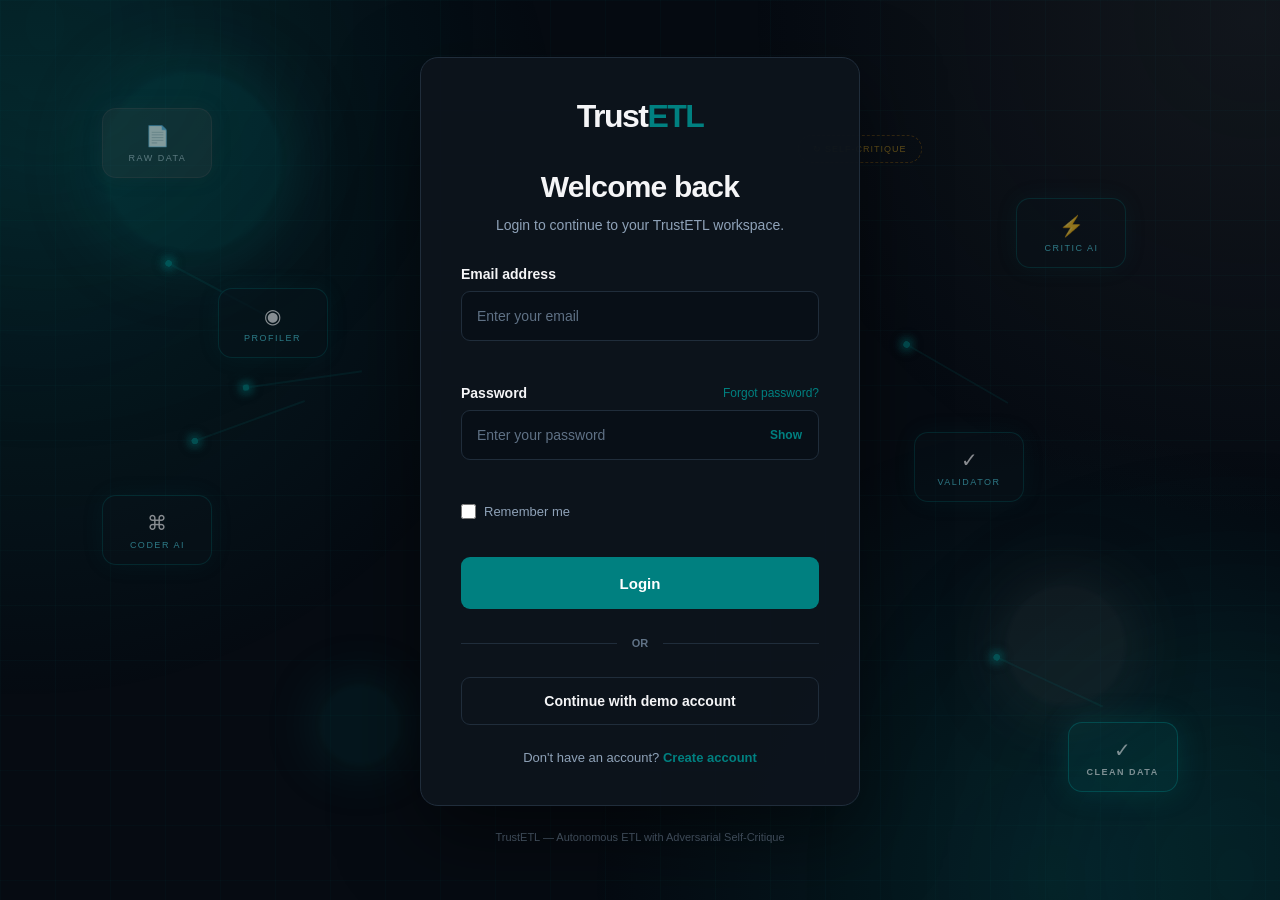
<file: Login.html>
<!DOCTYPE html>
<html lang="en">

<head>
    <meta charset="UTF-8">
    <meta name="viewport" content="width=device-width, initial-scale=1.0">
    <title>TrustETL | Login</title>
    <link rel="stylesheet" href="css/login.css">
</head>


<body>

    <main class="login-page">

    <div class="animated-grid"></div>

<div class="orb orb-1"></div>
<div class="orb orb-2"></div>
<div class="orb orb-3"></div>

<!-- Animated TrustETL Background -->
<div class="etl-animation">

    <div class="etl-node node-data">
        <span>📄</span>
        <small>RAW DATA</small>
    </div>

    <div class="etl-line line-1">
        <i></i><i></i><i></i>
    </div>

    <div class="etl-node node-profile">
        <span>◉</span>
        <small>PROFILER</small>
    </div>

    <div class="etl-line line-2">
        <i></i><i></i><i></i>
    </div>

    <div class="etl-node node-coder">
        <span>⌘</span>
        <small>CODER AI</small>
    </div>

    <div class="etl-line line-3">
        <i></i><i></i><i></i>
    </div>

    <div class="etl-node node-critic">
        <span>⚡</span>
        <small>CRITIC AI</small>
    </div>

    <div class="etl-line line-4">
        <i></i><i></i><i></i>
    </div>

    <div class="etl-node node-validator">
        <span>✓</span>
        <small>VALIDATOR</small>
    </div>

    <div class="etl-line line-5">
        <i></i><i></i><i></i>
    </div>

    <div class="etl-node node-clean">
        <span>✓</span>
        <small>CLEAN DATA</small>
    </div>

    <!-- Critic revision loop -->
    <div class="revision-loop">
        <span>↻ SELF-CRITIQUE</span>
    </div>

</div>

        <!-- Background effects -->

        <div class="background-glow glow-one"></div>
        <div class="background-glow glow-two"></div>


        <!-- Login Card -->

        <section class="login-card">


            <!-- Brand -->

            <div class="login-brand">
                Trust<span>ETL</span>
            </div>


            <!-- Heading -->

            <div class="login-heading">

                <h1>
                    Welcome back
                </h1>

                <p>
                    Login to continue to your TrustETL workspace.
                </p>

            </div>


            <!-- Login Form -->

            <form id="loginForm" novalidate>


                <!-- EMAIL -->

                <div class="form-group">

                    <label for="email">
                        Email address
                    </label>

                    <input
                        type="email"
                        id="email"
                        name="email"
                        placeholder="Enter your email"
                        autocomplete="email"
                        maxlength="100"
                        required
                    >

                    <small
                        class="input-error"
                        id="emailError"
                    ></small>

                </div>



                <!-- PASSWORD -->

                <div class="form-group">

                    <div class="password-label">

                        <label for="password">
                            Password
                        </label>

                        <a
                            href="#"
                            id="forgotPassword"
                        >
                            Forgot password?
                        </a>

                    </div>


                    <div class="password-wrapper">

                        <input
                            type="password"
                            id="password"
                            name="password"
                            placeholder="Enter your password"
                            autocomplete="current-password"
                            minlength="8"
                            maxlength="64"
                            required
                        >

                        <button
                            type="button"
                            class="show-password"
                            id="showPassword"
                        >
                            Show
                        </button>

                    </div>


                    <small
                        class="input-error"
                        id="passwordError"
                    ></small>

                </div>



                <!-- REMEMBER ME -->

                <div class="form-options">

                    <label class="remember-me">

                        <input
                            type="checkbox"
                            id="rememberMe"
                        >

                        <span>
                            Remember me
                        </span>

                    </label>

                </div>



                <!-- GENERAL MESSAGE -->

                <div
                    class="form-message"
                    id="formMessage"
                ></div>



                <!-- LOGIN -->

                <button
                    type="submit"
                    class="login-button"
                    id="loginButton"
                >

                    <span id="loginButtonText">
                        Login
                    </span>

                </button>

            </form>



            <!-- DIVIDER -->

            <div class="divider">

                <span>
                    OR
                </span>

            </div>



            <!-- DEMO LOGIN -->

            <button
                class="demo-button"
                id="demoLogin"
                type="button"
            >

                Continue with demo account

            </button>



            <!-- SIGN UP -->

            <p class="signup-text">

                Don't have an account?

                <a
                    href="Register.html"
                    id="createAccount"
                >
                    Create account
                </a>

            </p>

        </section>



        <!-- FOOTER -->

        <p class="login-footer">

            TrustETL — Autonomous ETL with Adversarial Self-Critique

        </p>

    </main>


    <script src="js/login.js"></script>

</body>

</html>
</file>
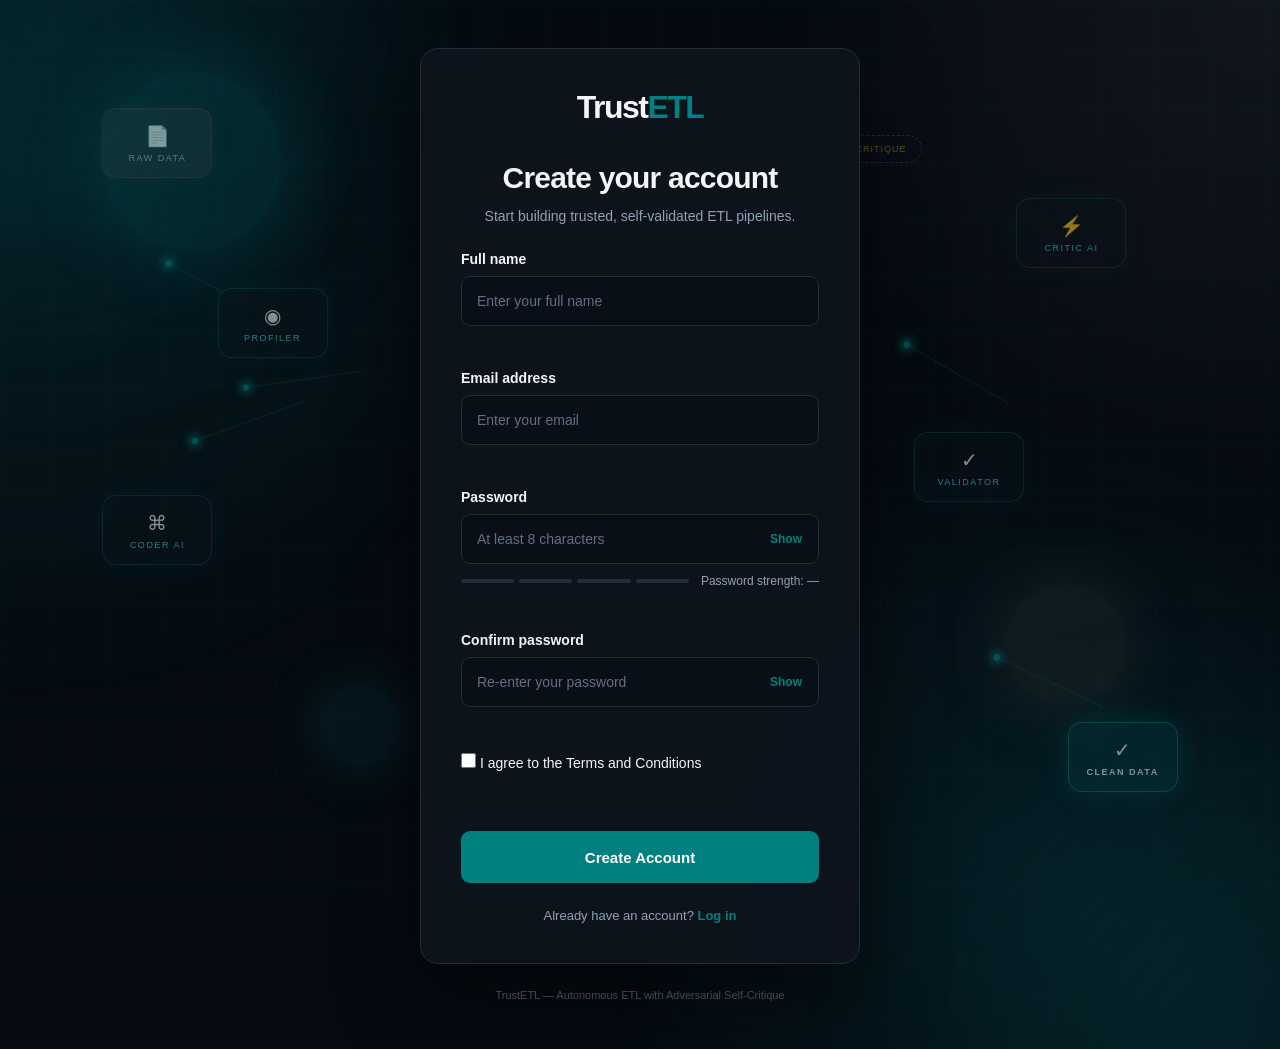
<file: Register.html>
<!DOCTYPE html>
<html lang="en">

<head>

    <meta charset="UTF-8">
    <meta name="viewport" content="width=device-width, initial-scale=1.0">

    <!--
        Backend base URL.
        Leave empty when this page is served by the FastAPI app (same origin),
        e.g. http://localhost:8000/Register.html
        If the page is opened as a file:// URL it falls back to http://localhost:8000.
        To use a different backend, set e.g. content="http://localhost:8000".
    -->
    <meta name="trustetl-api-base" content="">

    <title>TrustETL | Create Account</title>

    <!-- Existing login styles are reused as-is; register.css only adds to them. -->
    <link rel="stylesheet" href="css/login.css">
    <link rel="stylesheet" href="css/register.css">

</head>

<body>

    <main class="login-page register-page">

        <div class="animated-grid"></div>

        <div class="orb orb-1"></div>
        <div class="orb orb-2"></div>
        <div class="orb orb-3"></div>

        <!-- Animated TrustETL Background -->
        <div class="etl-animation" aria-hidden="true">

            <div class="etl-node node-data">
                <span>📄</span>
                <small>RAW DATA</small>
            </div>

            <div class="etl-line line-1"><i></i><i></i><i></i></div>

            <div class="etl-node node-profile">
                <span>◉</span>
                <small>PROFILER</small>
            </div>

            <div class="etl-line line-2"><i></i><i></i><i></i></div>

            <div class="etl-node node-coder">
                <span>⌘</span>
                <small>CODER AI</small>
            </div>

            <div class="etl-line line-3"><i></i><i></i><i></i></div>

            <div class="etl-node node-critic">
                <span>⚡</span>
                <small>CRITIC AI</small>
            </div>

            <div class="etl-line line-4"><i></i><i></i><i></i></div>

            <div class="etl-node node-validator">
                <span>✓</span>
                <small>VALIDATOR</small>
            </div>

            <div class="etl-line line-5"><i></i><i></i><i></i></div>

            <div class="etl-node node-clean">
                <span>✓</span>
                <small>CLEAN DATA</small>
            </div>

            <div class="revision-loop">
                <span>↻ SELF-CRITIQUE</span>
            </div>

        </div>

        <div class="background-glow glow-one"></div>
        <div class="background-glow glow-two"></div>


        <!-- Registration Card -->

        <section class="login-card register-card" aria-labelledby="registerTitle">

            <div class="login-brand">
                Trust<span>ETL</span>
            </div>

            <div class="login-heading">
                <h1 id="registerTitle">Create your account</h1>
                <p>Start building trusted, self-validated ETL pipelines.</p>
            </div>


            <!-- Registration form + login link (hidden after success) -->

            <div id="registerFormArea">

                <form id="registerForm" novalidate>

                    <!-- FULL NAME -->

                    <div class="form-group">

                        <label for="fullName">Full name</label>

                        <input
                            type="text"
                            id="fullName"
                            name="full_name"
                            placeholder="Enter your full name"
                            autocomplete="name"
                            minlength="2"
                            maxlength="100"
                            aria-describedby="fullNameError"
                            required
                        >

                        <small class="input-error" id="fullNameError" role="alert"></small>

                    </div>


                    <!-- EMAIL -->

                    <div class="form-group">

                        <label for="email">Email address</label>

                        <input
                            type="email"
                            id="email"
                            name="email"
                            placeholder="Enter your email"
                            autocomplete="email"
                            maxlength="100"
                            aria-describedby="emailError"
                            required
                        >

                        <small class="input-error" id="emailError" role="alert"></small>

                    </div>


                    <!-- PASSWORD -->

                    <div class="form-group">

                        <label for="password">Password</label>

                        <div class="password-wrapper">

                            <input
                                type="password"
                                id="password"
                                name="password"
                                placeholder="At least 8 characters"
                                autocomplete="new-password"
                                minlength="8"
                                maxlength="64"
                                aria-describedby="passwordStrengthText passwordError"
                                required
                            >

                            <button
                                type="button"
                                class="show-password"
                                id="togglePassword"
                                aria-controls="password"
                                aria-pressed="false"
                                aria-label="Show password"
                            >Show</button>

                        </div>

                        <!-- Password strength indicator -->
                        <div class="strength" id="passwordStrength" data-level="0">
                            <div class="strength-bars" aria-hidden="true">
                                <span></span><span></span><span></span><span></span>
                            </div>
                            <span class="strength-text" id="passwordStrengthText" aria-live="polite">
                                Password strength: —
                            </span>
                        </div>

                        <small class="input-error" id="passwordError" role="alert"></small>

                    </div>


                    <!-- CONFIRM PASSWORD -->

                    <div class="form-group">

                        <label for="confirmPassword">Confirm password</label>

                        <div class="password-wrapper">

                            <input
                                type="password"
                                id="confirmPassword"
                                name="confirm_password"
                                placeholder="Re-enter your password"
                                autocomplete="new-password"
                                maxlength="64"
                                aria-describedby="confirmPasswordError"
                                required
                            >

                            <button
                                type="button"
                                class="show-password"
                                id="toggleConfirmPassword"
                                aria-controls="confirmPassword"
                                aria-pressed="false"
                                aria-label="Show confirm password"
                            >Show</button>

                        </div>

                        <small class="input-error" id="confirmPasswordError" role="alert"></small>

                    </div>


                    <!-- TERMS -->

                    <div class="form-group terms-group">

                        <label class="remember-me terms-label" for="terms">

                            <input
                                type="checkbox"
                                id="terms"
                                name="terms"
                                aria-describedby="termsError"
                                required
                            >

                            <span>I agree to the Terms and Conditions</span>

                        </label>

                        <small class="input-error" id="termsError" role="alert"></small>

                    </div>


                    <!-- GENERAL MESSAGE -->

                    <div
                        class="form-message"
                        id="formMessage"
                        role="status"
                        aria-live="polite"
                    ></div>


                    <!-- SUBMIT -->

                    <button type="submit" class="login-button" id="registerButton">
                        <span id="registerButtonText">Create Account</span>
                    </button>

                </form>


                <p class="signup-text">
                    Already have an account?
                    <a href="Login.html">Log in</a>
                </p>

            </div>


            <!-- Success panel (shown only after the backend confirms creation) -->

            <div class="register-success" id="successPanel" hidden>

                <div class="success-icon" aria-hidden="true">✓</div>

                <h2 id="successTitle" tabindex="-1">Account created</h2>

                <p>
                    Your TrustETL account has been created successfully.
                    You can now log in with your email and password.
                </p>

                <a class="register-success-link" href="Login.html">Go to login</a>

            </div>

        </section>


        <p class="login-footer">
            TrustETL — Autonomous ETL with Adversarial Self-Critique
        </p>

    </main>

    <script src="js/register.js"></script>

</body>

</html>
</file>
<file: css/login.css>
/* =========================================
   TRUSTETL LOGIN PAGE
   ========================================= */


/* RESET */

* {
    margin: 0;
    padding: 0;
    box-sizing: border-box;
}


/* VARIABLES */

:root {

    --background: #060b12;
    --card: #0d141d;
    --input: #080f17;

    --border: #202d3b;

    /* 2. The Blank Slate: Sterile Gray-White */
    --text: #F5F5F7;
    --blank-slate: #F5F5F7;
    --muted: #8fa2b8;

    /* 1. The Clinical Scrub: Antiseptic Teal */
    --accent: #008080;
    --accent-hover: #009e9e;
    --clinical-scrub: #008080;

    /* 3. The Raw Chaos: Muddy Charcoal */
    --raw-chaos: #3C3F41;

    --danger: #ff7777;

}


/* BODY */

body {

    min-height: 100vh;

    background: var(--background);

    color: var(--text);

    font-family:
        Arial,
        Helvetica,
        sans-serif;

}


/* =========================================
   LOGIN PAGE
   ========================================= */

.login-page {

    min-height: 100vh;

    display: flex;

    flex-direction: column;

    align-items: center;

    justify-content: center;

    padding: 40px 20px;

    position: relative;

    overflow: hidden;

}


/* =========================================
   BACKGROUND GLOW
   ========================================= */

.background-glow {

    position: absolute;

    width: 450px;
    height: 450px;

    border-radius: 50%;

    background:
        rgba(0, 128, 128, 0.12);

    filter: blur(110px);

    pointer-events: none;

}


.glow-one {

    top: -200px;

    left: -180px;

}


.glow-two {

    right: -180px;

    bottom: -200px;

}


/* =========================================
   LOGIN CARD
   ========================================= */

.login-card {

    width: 100%;

    max-width: 440px;

    padding: 40px;

    background:
        rgba(13, 20, 29, 0.96);

    border: 1px solid var(--border);

    border-radius: 18px;

    box-shadow:
        0 30px 80px rgba(0, 0, 0, 0.5);

    position: relative;

    z-index: 2;

    animation:
        loginCardAnimation
        0.6s ease
        forwards;

}


@keyframes loginCardAnimation {

    from {

        opacity: 0;

        transform:
            translateY(25px)
            scale(0.98);

    }

    to {

        opacity: 1;

        transform:
            translateY(0)
            scale(1);

    }

}


/* =========================================
   BRAND
   ========================================= */

.login-brand {

    text-align: center;

    font-size: 32px;

    font-weight: 800;

    letter-spacing: -1.5px;

    color: var(--text);

    margin-bottom: 35px;

}


.login-brand span {

    color: var(--accent);

}


/* =========================================
   HEADING
   ========================================= */

.login-heading {

    text-align: center;

    margin-bottom: 30px;

}


.login-heading h1 {

    font-size: 30px;

    letter-spacing: -0.8px;

    margin-bottom: 10px;

}


.login-heading p {

    color: var(--muted);

    font-size: 14px;

    line-height: 1.6;

}


/* =========================================
   FORM
   ========================================= */

.form-group {

    margin-bottom: 21px;

}


.form-group label {

    display: block;

    color: var(--text);

    font-size: 14px;

    font-weight: 600;

    margin-bottom: 9px;

}


/* =========================================
   INPUT
   ========================================= */

.form-group input {

    width: 100%;

    height: 50px;

    padding: 0 15px;

    border: 1px solid var(--border);

    border-radius: 9px;

    outline: none;

    background: var(--input);

    color: var(--text);

    font-size: 14px;

    font-family: inherit;

    transition:
        border-color 0.2s ease,
        box-shadow 0.2s ease;

}


.form-group input::placeholder {

    color: #5f7185;

}


.form-group input:focus {

    border-color: var(--accent);

    box-shadow:
        0 0 0 3px
        rgba(0, 128, 128, 0.20);

}


/* =========================================
   INVALID INPUT
   ========================================= */

.form-group input.invalid {

    border-color: var(--danger);

    box-shadow:
        0 0 0 3px
        rgba(255, 119, 119, 0.07);

}


/* =========================================
   VALID INPUT
   ========================================= */

.form-group input.valid {

    border-color:
        rgba(0, 128, 128, 0.6);

}


/* =========================================
   ERROR MESSAGE
   ========================================= */

.input-error {

    display: block;

    min-height: 17px;

    margin-top: 6px;

    color: var(--danger);

    font-size: 12px;

    line-height: 1.4;

}


/* =========================================
   PASSWORD LABEL
   ========================================= */

.password-label {

    display: flex;

    align-items: center;

    justify-content: space-between;

}


.password-label a {

    color: var(--accent);

    text-decoration: none;

    font-size: 12px;

    margin-bottom: 9px;

}


.password-label a:hover {

    text-decoration: underline;

}


/* =========================================
   PASSWORD
   ========================================= */

.password-wrapper {

    position: relative;

}


.password-wrapper input {

    padding-right: 65px;

}


/* =========================================
   SHOW PASSWORD
   ========================================= */

.show-password {

    position: absolute;

    right: 12px;

    top: 50%;

    transform: translateY(-50%);

    border: none;

    background: transparent;

    color: var(--accent);

    font-size: 12px;

    font-weight: 600;

    cursor: pointer;

    padding: 5px;

}


/* =========================================
   REMEMBER ME
   ========================================= */

.form-options {

    display: flex;

    align-items: center;

    margin-bottom: 8px;

}


.remember-me {

    display: flex;

    align-items: center;

    gap: 8px;

    color: var(--muted);

    font-size: 13px;

    cursor: pointer;

}


.remember-me input {

    width: 15px;

    height: 15px;

    accent-color: var(--accent);

    cursor: pointer;

}


/* =========================================
   GENERAL MESSAGE
   ========================================= */

.form-message {

    min-height: 20px;

    margin-bottom: 10px;

    font-size: 13px;

    text-align: center;

}


.form-message.error {

    color: var(--danger);

}


.form-message.success {

    color: var(--accent);

}


/* =========================================
   LOGIN BUTTON
   ========================================= */

.login-button {

    width: 100%;

    height: 52px;

    border: none;

    border-radius: 9px;

    background: var(--accent);

    color: #ffffff;

    font-size: 15px;

    font-weight: 800;

    cursor: pointer;

    transition:
        transform 0.2s ease,
        background 0.2s ease,
        box-shadow 0.2s ease;

}


.login-button:hover {

    background: var(--accent-hover);

    transform:
        translateY(-2px);

    box-shadow:
        0 10px 30px
        rgba(0, 128, 128, 0.35);

}


.login-button:active {

    transform:
        translateY(0);

}


.login-button.loading {

    opacity: 0.65;

    cursor: not-allowed;

    pointer-events: none;

}


/* =========================================
   DIVIDER
   ========================================= */

.divider {

    display: flex;

    align-items: center;

    gap: 15px;

    margin: 28px 0;

}


.divider::before,
.divider::after {

    content: "";

    height: 1px;

    flex: 1;

    background: var(--border);

}


.divider span {

    color: #607286;

    font-size: 11px;

    font-weight: 700;

}


/* =========================================
   DEMO BUTTON
   ========================================= */

.demo-button {

    width: 100%;

    height: 48px;

    border: 1px solid var(--border);

    border-radius: 9px;

    background: transparent;

    color: var(--text);

    font-size: 14px;

    font-weight: 600;

    cursor: pointer;

    transition:
        background 0.2s ease,
        border-color 0.2s ease;

}


.demo-button:hover {

    background: var(--input);

    border-color:
        rgba(0, 128, 128, 0.5);

}


/* =========================================
   SIGNUP
   ========================================= */

.signup-text {

    text-align: center;

    color: var(--muted);

    font-size: 13px;

    margin-top: 25px;

}


.signup-text a {

    color: var(--accent);

    text-decoration: none;

    font-weight: 600;

}


.signup-text a:hover {

    text-decoration: underline;

}


/* =========================================
   FOOTER
   ========================================= */

.login-footer {

    position: relative;

    z-index: 2;

    color: #526274;

    font-size: 11px;

    text-align: center;

    margin-top: 25px;

    text-align: center;

}


/* =========================================
   MOBILE
   ========================================= */

@media (max-width: 500px) {

    .login-page {

        padding: 25px 15px;

    }


    .login-card {

        padding: 30px 22px;

    }


    .login-brand {

        font-size: 28px;

    }


    .login-heading h1 {

        font-size: 26px;

    }

}

/* =========================================
   TRUSTETL LOGIN - ANIMATED BACKGROUND
   ========================================= */

.login-page {
    position: relative;
    overflow: hidden;
    isolation: isolate;
}

/* Moving gradient background */
.login-page::before {
    content: "";
    position: fixed;
    inset: -30%;
    z-index: -3;
    pointer-events: none;

    background:
        radial-gradient(
            circle at 20% 30%,
            rgba(0, 128, 128, 0.16),
            transparent 28%
        ),
        radial-gradient(
            circle at 80% 20%,
            rgba(60, 63, 65, 0.22),
            transparent 25%
        ),
        radial-gradient(
            circle at 70% 80%,
            rgba(0, 160, 160, 0.12),
            transparent 25%
        );

    animation: backgroundDrift 18s ease-in-out infinite alternate;
}


/* =========================================
   ANIMATED GRID
   ========================================= */

.login-page .animated-grid {
    position: fixed;
    inset: 0;
    z-index: -2;
    pointer-events: none;

    background-image:
        linear-gradient(
            rgba(0, 128, 128, 0.04) 1px,
            transparent 1px
        ),
        linear-gradient(
            90deg,
            rgba(0, 128, 128, 0.04) 1px,
            transparent 1px
        );

    background-size: 55px 55px;

    animation: gridMove 20s linear infinite;
}


/* =========================================
   FLOATING GLOW ORBS
   ========================================= */

.login-page .orb {
    position: fixed;
    border-radius: 50%;
    pointer-events: none;
    z-index: -1;

    filter: blur(2px);
}

.login-page .orb-1 {
    width: 180px;
    height: 180px;
    top: 8%;
    left: 8%;

    background: rgba(0, 128, 128, 0.14);

    box-shadow:
        0 0 80px rgba(0, 128, 128, 0.25);

    animation: orbOne 12s ease-in-out infinite;
}

.login-page .orb-2 {
    width: 120px;
    height: 120px;
    top: 65%;
    right: 12%;

    background: rgba(60, 63, 65, 0.20);

    box-shadow:
        0 0 70px rgba(60, 63, 65, 0.35);

    animation: orbTwo 10s ease-in-out infinite;
}

.login-page .orb-3 {
    width: 80px;
    height: 80px;
    bottom: 15%;
    left: 25%;

    background: rgba(0, 128, 128, 0.10);

    box-shadow:
        0 0 60px rgba(0, 128, 128, 0.20);

    animation: orbThree 9s ease-in-out infinite;
}


/* =========================================
   ANIMATIONS
   ========================================= */

@keyframes backgroundDrift {

    0% {
        transform: translate(-2%, -2%) scale(1);
    }

    50% {
        transform: translate(2%, 3%) scale(1.05);
    }

    100% {
        transform: translate(-1%, 2%) scale(1.02);
    }
}


@keyframes gridMove {

    0% {
        background-position: 0 0;
    }

    100% {
        background-position: 55px 55px;
    }
}


@keyframes orbOne {

    0%,
    100% {
        transform: translate(0, 0) scale(1);
    }

    30% {
        transform: translate(100px, 40px) scale(1.15);
    }

    60% {
        transform: translate(50px, 130px) scale(0.9);
    }
}


@keyframes orbTwo {

    0%,
    100% {
        transform: translate(0, 0);
    }

    50% {
        transform: translate(-100px, -80px) scale(1.2);
    }
}


@keyframes orbThree {

    0%,
    100% {
        transform: translate(0, 0);
        opacity: 0.5;
    }

    50% {
        transform: translate(80px, -100px);
        opacity: 1;
    }
}


/* Login form stays above animations */

.login-card,
.login-container,
.login-box {
    position: relative;
    z-index: 5;
}


/* Accessibility */

@media (prefers-reduced-motion: reduce) {

    .login-page::before,
    .login-page .animated-grid,
    .login-page .orb {
        animation: none;
    }
}

/* =========================================
   TRUSTETL ETL PIPELINE ANIMATION
   ========================================= */

.etl-animation {
    position: fixed;
    inset: 0;
    z-index: 0;
    pointer-events: none;
    opacity: 0.55;
}

/* Nodes */

.etl-node {
    position: absolute;

    width: 110px;
    height: 70px;

    border: 1px solid rgba(0, 128, 128, 0.4);
    border-radius: 14px;

    background: rgba(13, 20, 29, 0.75);
    backdrop-filter: blur(8px);

    display: flex;
    flex-direction: column;
    align-items: center;
    justify-content: center;

    box-shadow:
        0 0 25px rgba(0, 128, 128, 0.15);

    animation: nodeFloat 4s ease-in-out infinite;
}

.etl-node span {
    font-size: 20px;
    margin-bottom: 5px;
}

.etl-node small {
    font-size: 9px;
    letter-spacing: 1.5px;
    color: #4dd0e1;
}


/* Node positions & specific theme representation */

/* 3. The Raw Chaos: Muddy Charcoal (#3C3F41) - Pre-clean Data */
.node-data {
    top: 12%;
    left: 8%;
    border-color: rgba(60, 63, 65, 0.85);
    background: rgba(60, 63, 65, 0.45);
    box-shadow: 0 0 20px rgba(60, 63, 65, 0.3);
}

.node-data small {
    color: #b0bec5;
}

.node-profile {
    top: 32%;
    left: 17%;
}

.node-coder {
    top: 55%;
    left: 8%;
}

.node-critic {
    top: 22%;
    right: 12%;
}

.node-validator {
    top: 48%;
    right: 20%;
}

/* 2. The Blank Slate: Sterile Gray-White (#F5F5F7) - Standardized Clean Table */
.node-clean {
    bottom: 12%;
    right: 8%;
    border-color: rgba(0, 128, 128, 0.8);
    background: rgba(0, 128, 128, 0.22);
    box-shadow: 0 0 30px rgba(0, 128, 128, 0.4);
}

.node-clean small {
    color: #F5F5F7;
    font-weight: 700;
}


/* =========================================
   DATA FLOW LINES
   ========================================= */

.etl-line {
    position: absolute;

    width: 120px;
    height: 2px;

    background: rgba(0, 128, 128, 0.22);

    transform-origin: left center;
}

.line-1 {
    top: 29%;
    left: 13%;
    transform: rotate(28deg);
}

.line-2 {
    top: 49%;
    left: 15%;
    transform: rotate(-20deg);
}

.line-3 {
    top: 43%;
    left: 19%;
    transform: rotate(-8deg);
}

.line-4 {
    top: 38%;
    right: 20%;
    transform: rotate(30deg);
}

.line-5 {
    bottom: 27%;
    right: 13%;
    transform: rotate(25deg);
}


/* Moving data particles - The Clinical Scrub (#008080) */

.etl-line i {
    position: absolute;

    width: 6px;
    height: 6px;

    border-radius: 50%;

    background: #008080;

    box-shadow:
        0 0 10px #008080,
        0 0 16px rgba(0, 128, 128, 0.8);

    top: -2px;

    animation: dataFlow 2.5s linear infinite;
}

.etl-line i:nth-child(1) {
    animation-delay: 0s;
}

.etl-line i:nth-child(2) {
    animation-delay: 0.8s;
}

.etl-line i:nth-child(3) {
    animation-delay: 1.6s;
}


/* =========================================
   CRITIC SELF-REVISION
   ========================================= */

.revision-loop {
    position: absolute;

    top: 15%;
    right: 28%;

    padding: 8px 14px;

    border: 1px dashed rgba(245, 158, 11, 0.35);
    border-radius: 20px;

    color: rgba(251, 191, 36, 0.7);

    font-size: 9px;
    letter-spacing: 1px;

    animation: revisionPulse 2.5s ease-in-out infinite;
}


/* =========================================
   ANIMATIONS
   ========================================= */

@keyframes dataFlow {

    0% {
        left: 0;
        opacity: 0;
    }

    15% {
        opacity: 1;
    }

    85% {
        opacity: 1;
    }

    100% {
        left: 100%;
        opacity: 0;
    }
}


@keyframes nodeFloat {

    0%,
    100% {
        transform: translateY(0);
    }

    50% {
        transform: translateY(-8px);
    }
}


@keyframes revisionPulse {

    0%,
    100% {
        opacity: 0.35;
        transform: scale(0.95);
    }

    50% {
        opacity: 1;
        transform: scale(1.05);
    }
}


/* =========================================
   LOGIN CARD ABOVE ANIMATION
   ========================================= */

.login-card,
.login-container,
.login-box {
    position: relative;
    z-index: 10;
}


/* Mobile */

@media (max-width: 768px) {

    .etl-animation {
        opacity: 0.25;
    }

    .etl-node {
        transform: scale(0.75);
    }

    .revision-loop {
        display: none;
    }
}
</file>
<file: css/register.css>
/* =========================================
   TRUSTETL REGISTER PAGE
   Additions on top of css/login.css (loaded first).
   Uses the same CSS variables, card, inputs and background.
   ========================================= */


/* The registration card is taller than the login card:
   let the page scroll instead of clipping on short screens. */

.register-page {

    justify-content: flex-start;

    padding-top: 48px;

    padding-bottom: 48px;

}

.register-card {

    margin-top: auto;

}

.register-page .login-footer {

    margin-bottom: auto;

}


/* Compact vertical rhythm for the longer form */

.register-card .login-heading {

    margin-bottom: 24px;

}


/* =========================================
   FOCUS (keyboard users)
   ========================================= */

.register-card a:focus-visible,
.register-card button:focus-visible,
.register-card input[type="checkbox"]:focus-visible {

    outline: 2px solid var(--accent);

    outline-offset: 3px;

    border-radius: 6px;

}

.register-card .form-group input:focus-visible {

    border-color: var(--accent);

    box-shadow: 0 0 0 3px rgba(25, 230, 154, 0.22);

}


/* =========================================
   PASSWORD STRENGTH
   ========================================= */

.strength {

    display: flex;

    align-items: center;

    gap: 12px;

    margin-top: 10px;

}

.strength-bars {

    display: flex;

    flex: 1;

    gap: 5px;

}

.strength-bars span {

    flex: 1;

    height: 4px;

    border-radius: 3px;

    background: var(--border);

    transition: background 0.25s ease;

}

.strength-text {

    min-width: 112px;

    font-size: 12px;

    color: var(--muted);

    text-align: right;

}

.strength[data-level="1"] .strength-bars span:nth-child(-n+1) {

    background: var(--danger);

}

.strength[data-level="2"] .strength-bars span:nth-child(-n+2) {

    background: #ffb454;

}

.strength[data-level="3"] .strength-bars span:nth-child(-n+3) {

    background: #9be564;

}

.strength[data-level="4"] .strength-bars span:nth-child(-n+4) {

    background: var(--accent);

}


/* =========================================
   TERMS CHECKBOX
   ========================================= */

.terms-group {

    margin-bottom: 4px;

}

.form-group .terms-label {

    align-items: flex-start;

    margin-bottom: 0;

    font-weight: 400;

    line-height: 1.5;

}

.terms-label input {

    flex-shrink: 0;

    margin-top: 2px;

}

.terms-group .input-error {

    min-height: 17px;

}


/* =========================================
   MESSAGES
   ========================================= */

.register-card .form-message a {

    color: var(--accent);

    font-weight: 600;

}

.register-card .form-message a:hover {

    color: var(--accent-hover);

}

.register-card .form-message {

    line-height: 1.5;

}


/* Loading state for the primary button */

.login-button.loading::after {

    content: "";

    display: inline-block;

    width: 14px;

    height: 14px;

    margin-left: 10px;

    vertical-align: -2px;

    border: 2px solid rgba(3, 17, 11, 0.35);

    border-top-color: #03110b;

    border-radius: 50%;

    animation: registerSpin 0.7s linear infinite;

}

@keyframes registerSpin {

    to {

        transform: rotate(360deg);

    }

}


/* =========================================
   SUCCESS PANEL
   ========================================= */

.register-success {

    text-align: center;

    padding: 8px 0 4px;

}

.register-success[hidden] {

    display: none;

}

.success-icon {

    width: 60px;

    height: 60px;

    margin: 0 auto 18px;

    display: flex;

    align-items: center;

    justify-content: center;

    border-radius: 50%;

    border: 1px solid rgba(25, 230, 154, 0.5);

    background: rgba(25, 230, 154, 0.1);

    color: var(--accent);

    font-size: 28px;

}

.register-success h2 {

    margin-bottom: 10px;

    font-size: 24px;

    outline: none;

}

.register-success p {

    margin-bottom: 26px;

    color: var(--muted);

    font-size: 14px;

    line-height: 1.6;

}

.register-success-link {

    display: block;

    width: 100%;

    height: 52px;

    line-height: 52px;

    border-radius: 9px;

    background: var(--accent);

    color: #03110b;

    font-size: 15px;

    font-weight: 800;

    text-align: center;

    text-decoration: none;

    transition: background 0.2s ease, transform 0.2s ease;

}

.register-success-link:hover {

    background: var(--accent-hover);

    transform: translateY(-1px);

}


/* =========================================
   RESPONSIVE
   ========================================= */

@media (max-width: 500px) {

    .register-page {

        padding-top: 25px;

        padding-bottom: 25px;

    }

    .strength-text {

        min-width: 96px;

        font-size: 11px;

    }

}

@media (prefers-reduced-motion: reduce) {

    .login-button.loading::after {

        animation: none;

    }

    .strength-bars span {

        transition: none;

    }

}
</file>
